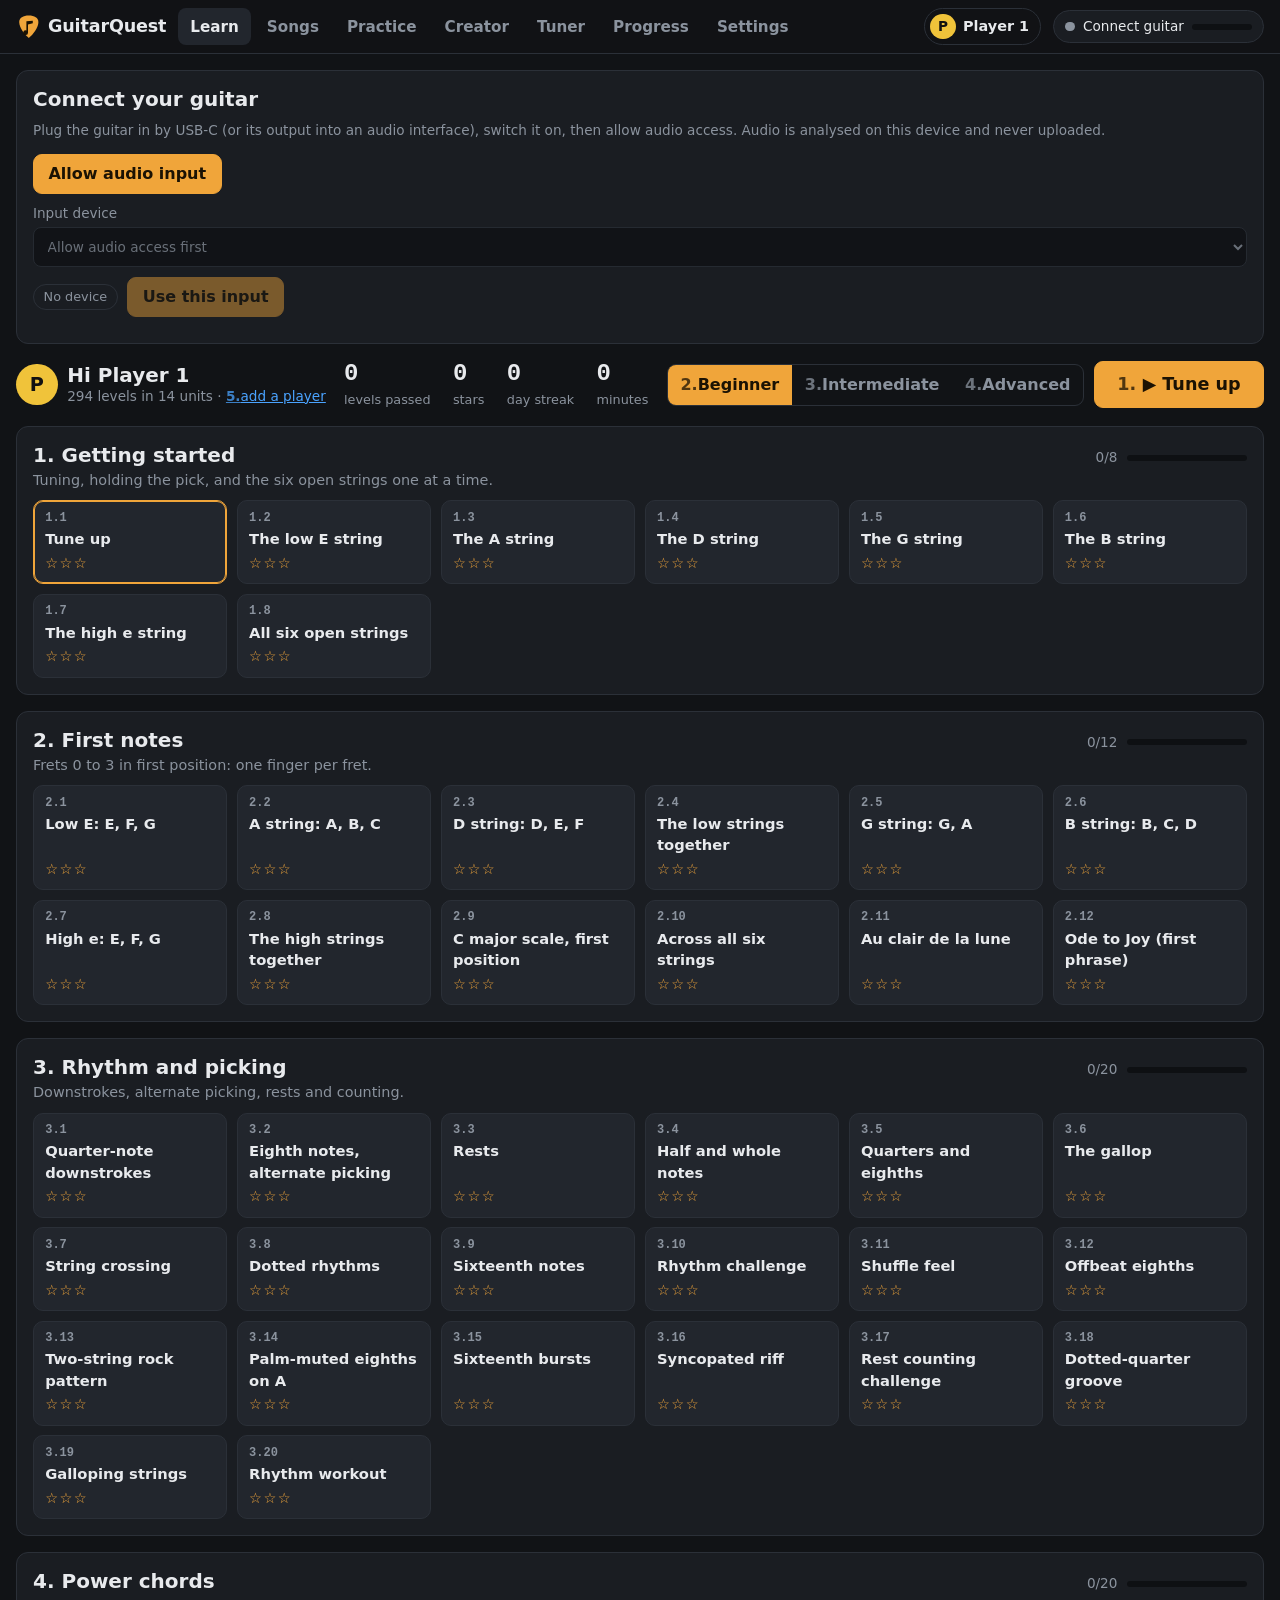
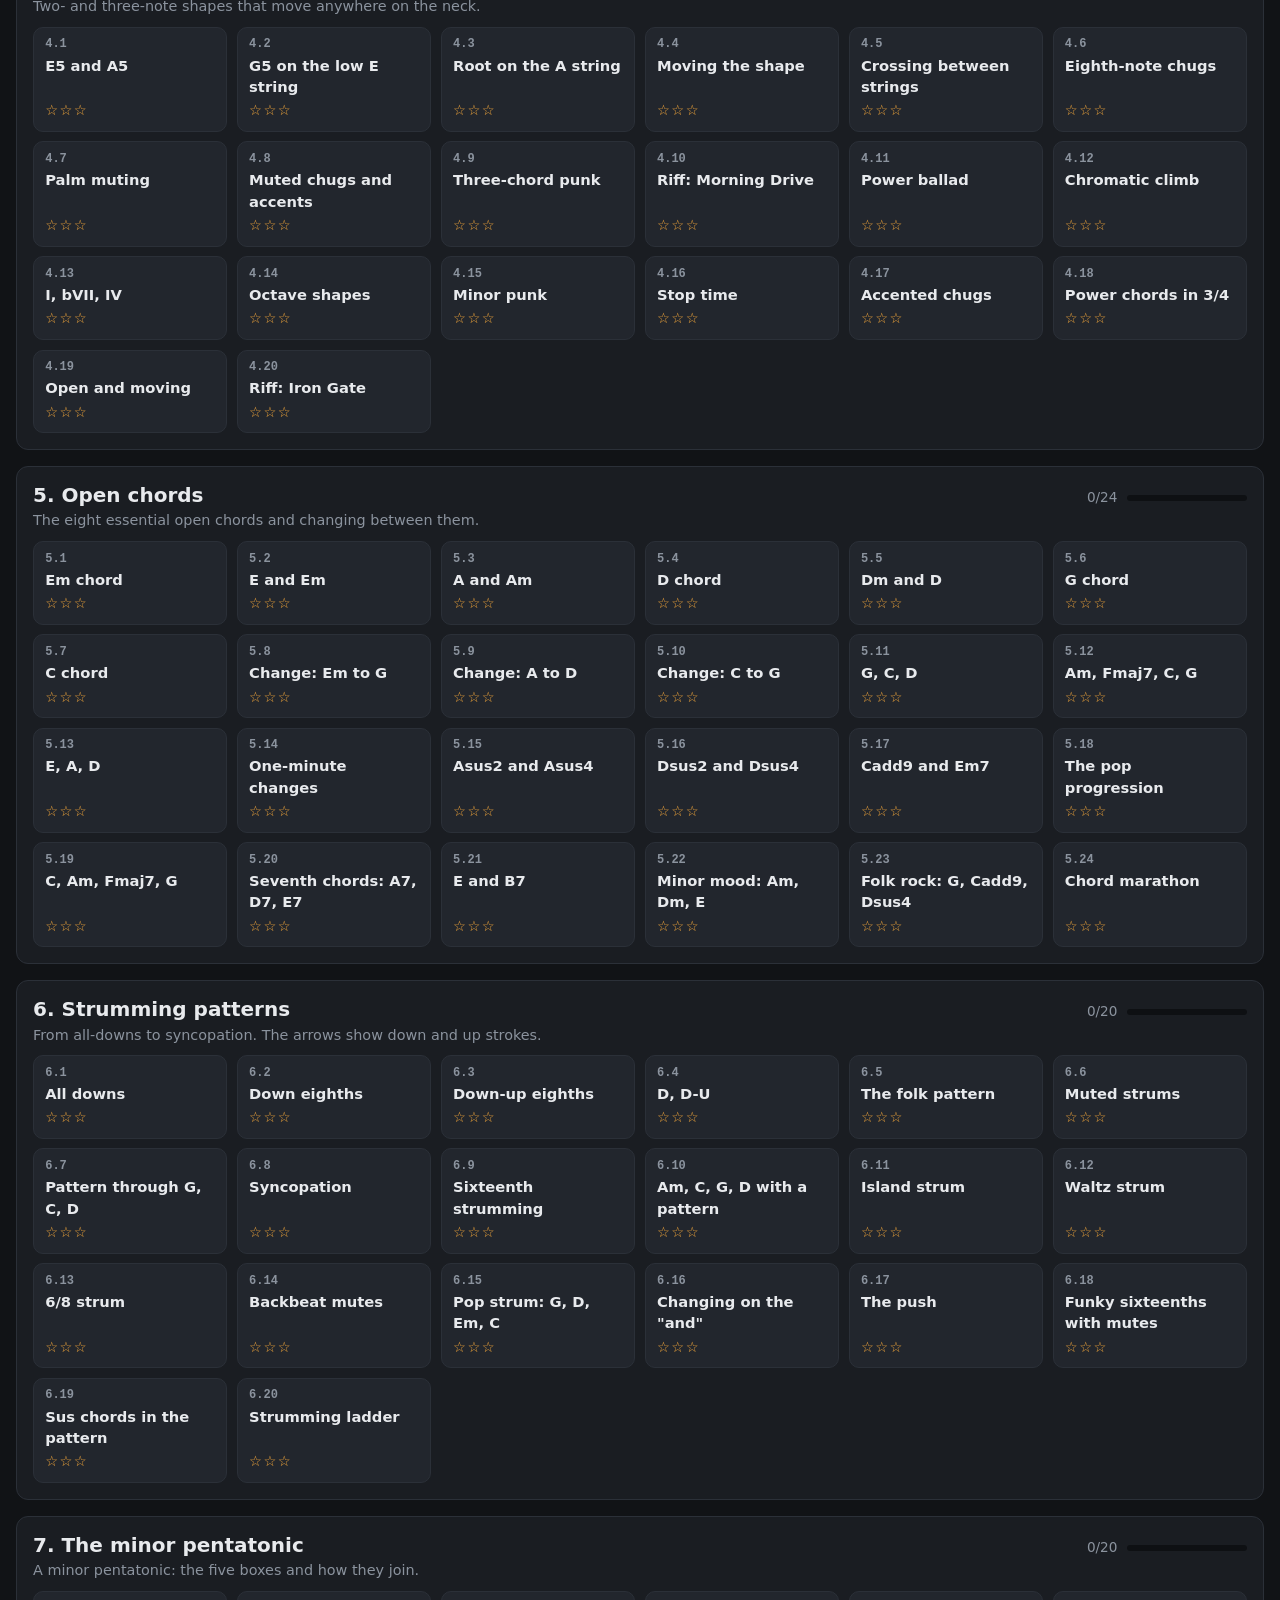
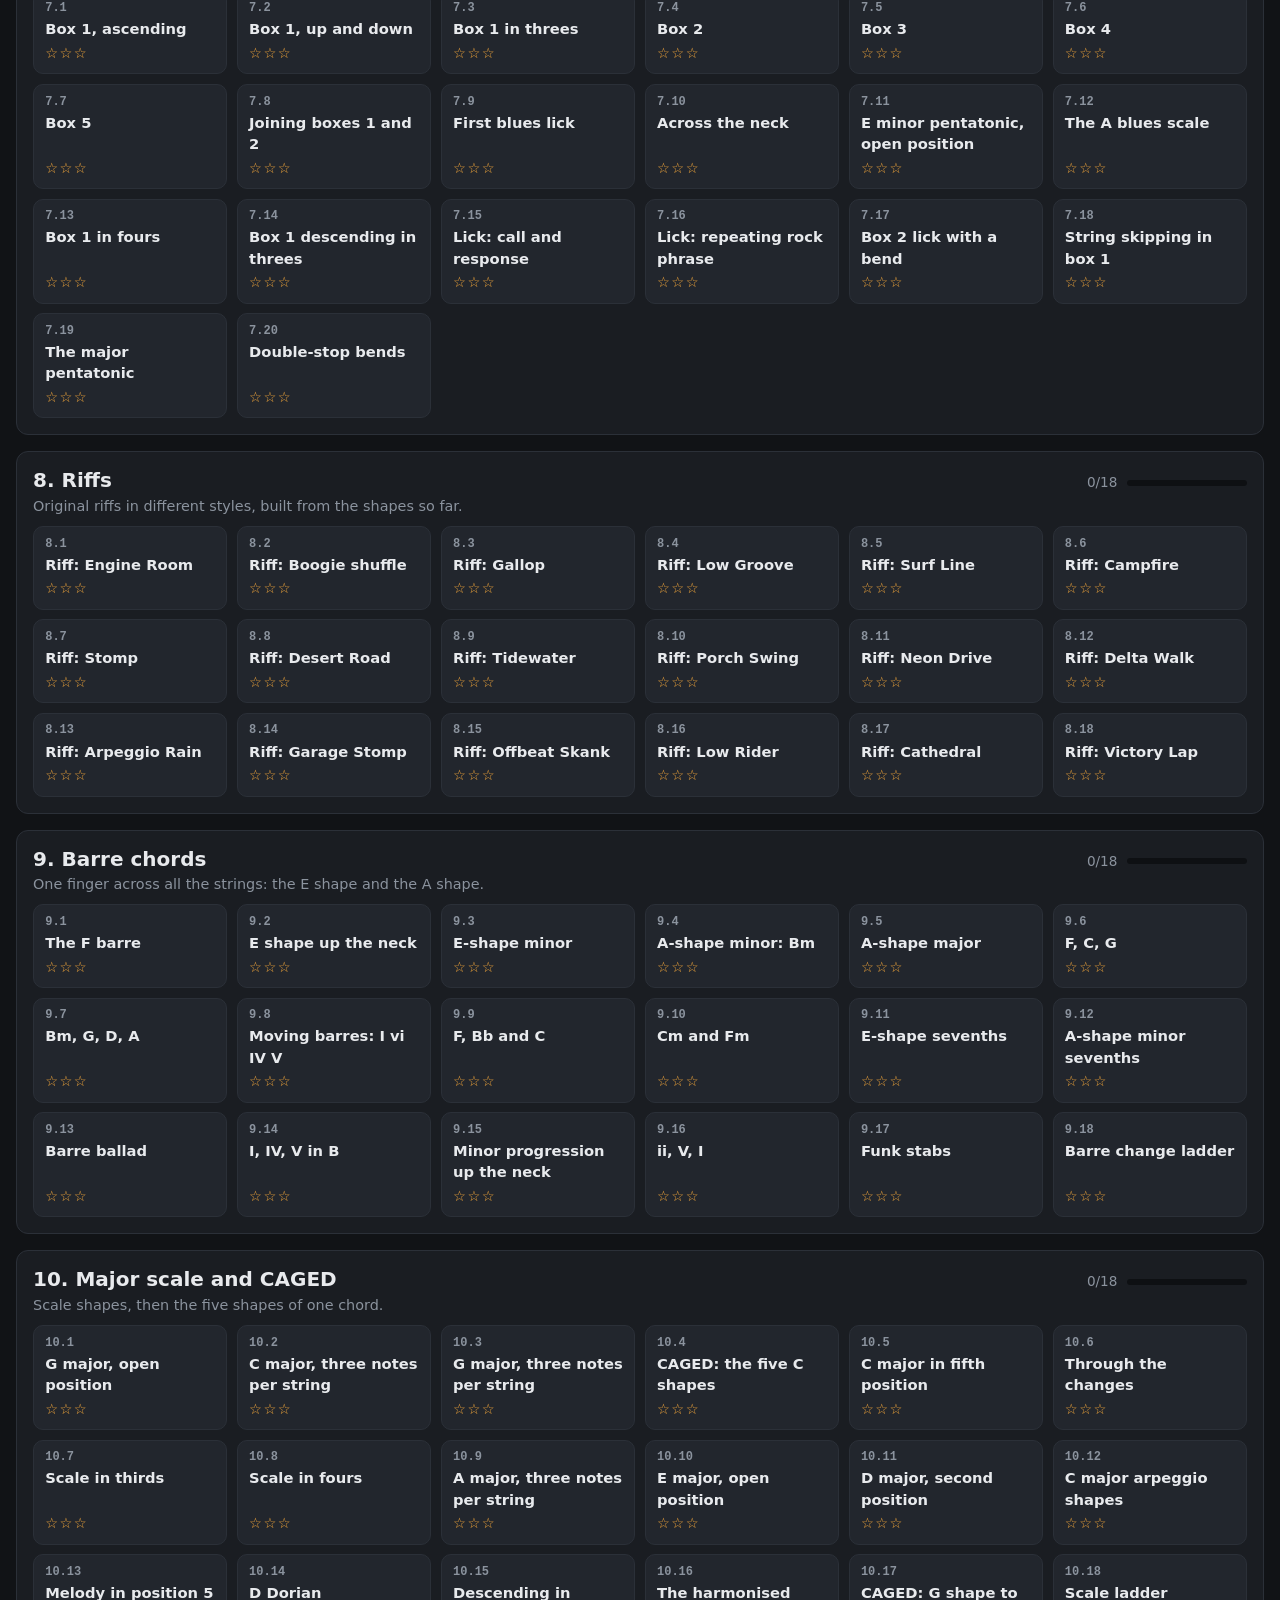
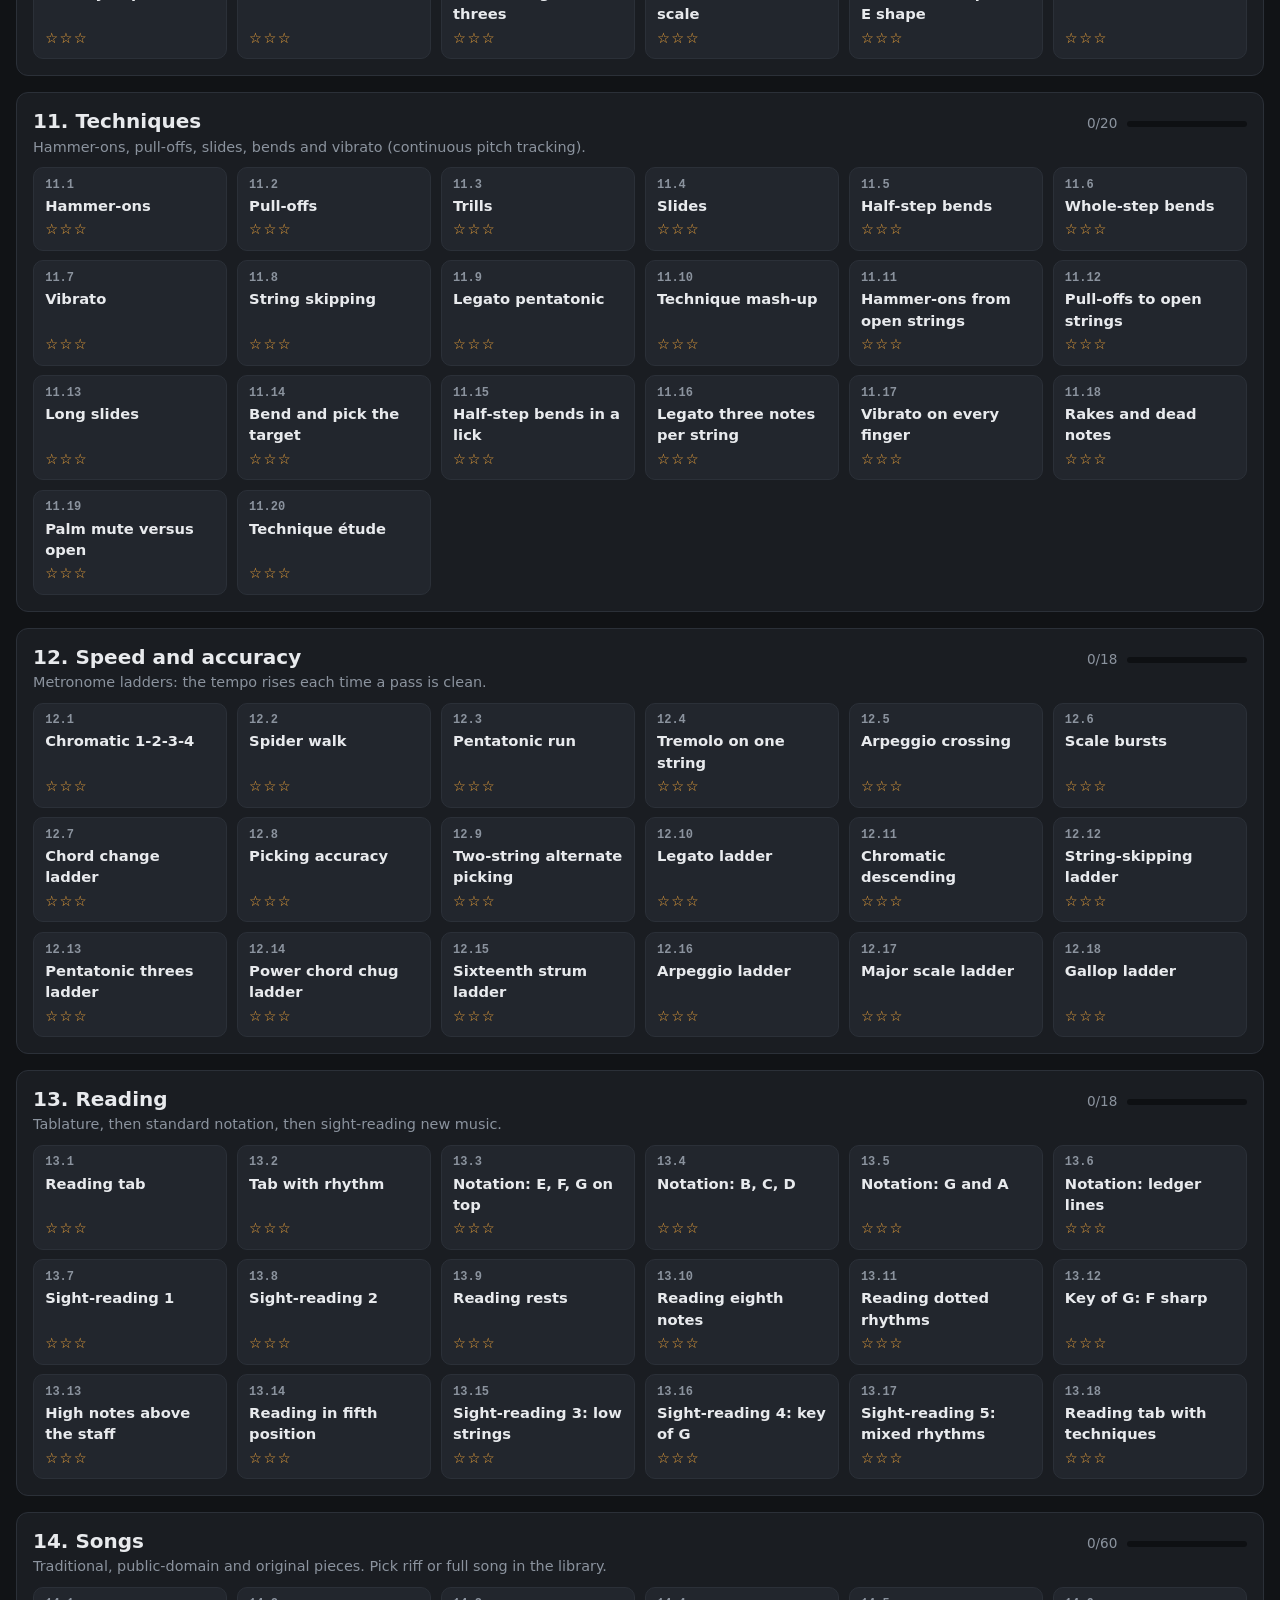
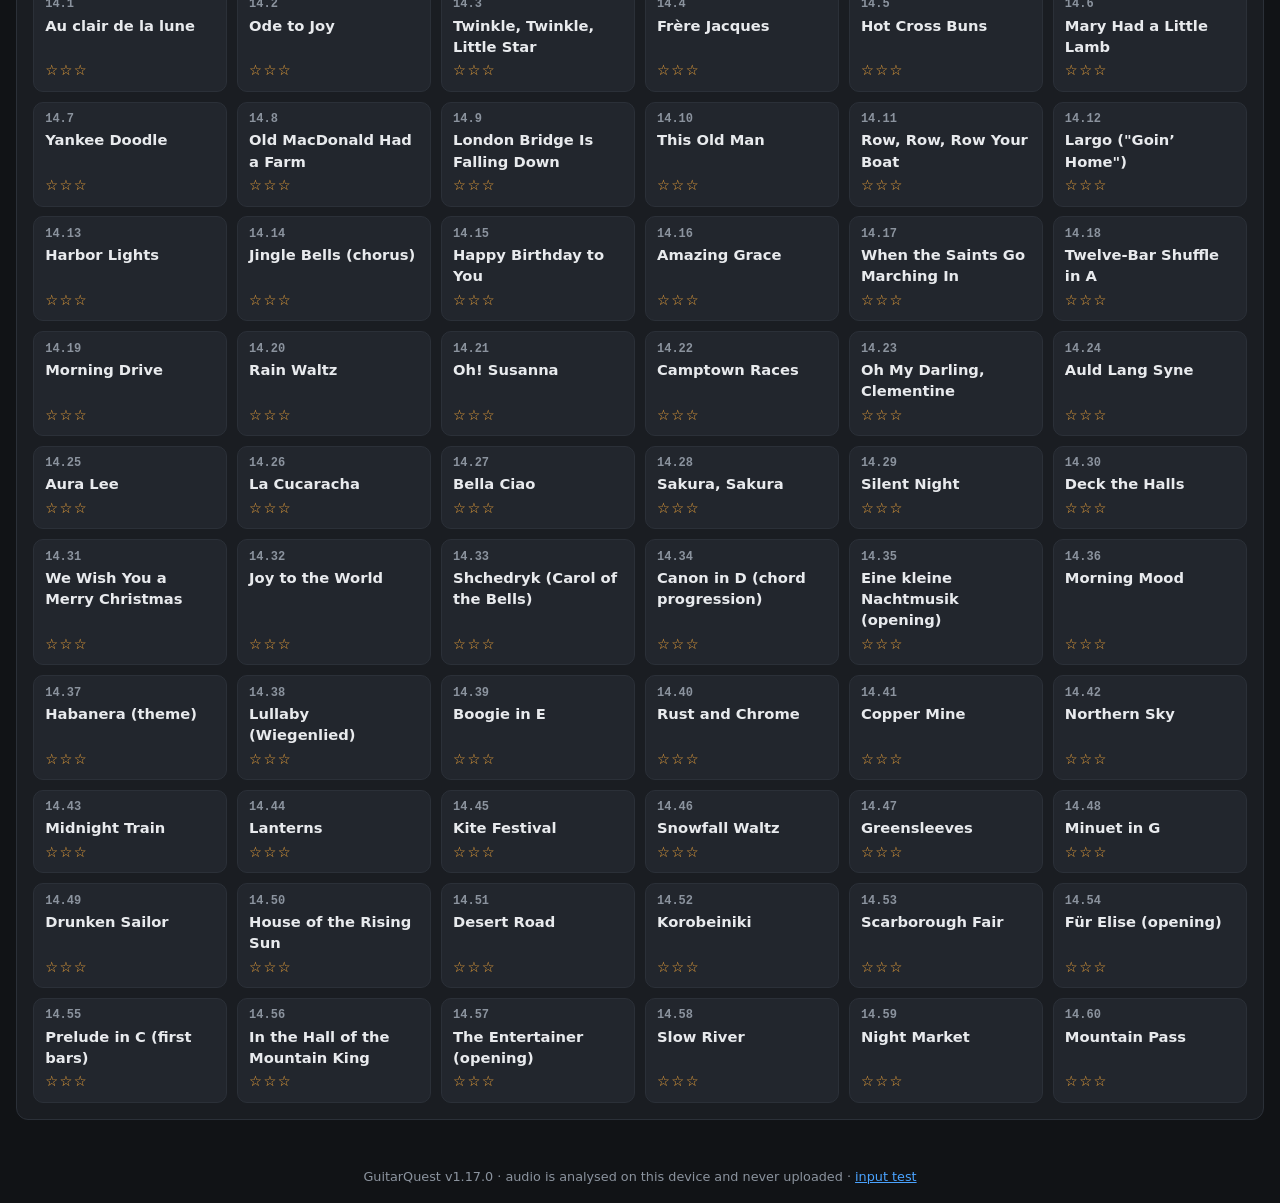
<file: index.html>
<!doctype html>
<html lang="en">
<head>
<meta charset="utf-8">
<meta name="viewport" content="width=device-width, initial-scale=1, viewport-fit=cover">
<title>GuitarQuest</title>
<meta name="description" content="Practice electric guitar with direct audio input: lessons, tuner, chords, songs and progress. Audio stays on your device.">
<meta name="theme-color" content="#111316">
<meta name="apple-mobile-web-app-capable" content="yes">
<meta name="apple-mobile-web-app-status-bar-style" content="black-translucent">
<link rel="manifest" href="manifest.webmanifest">
<link rel="icon" href="icons/icon.svg" type="image/svg+xml">
<link rel="apple-touch-icon" href="icons/icon-192.png">
<link rel="stylesheet" href="css/app.css">
</head>
<body>
<main></main>
<footer class="foot">GuitarQuest <span id="foot-version"></span> · audio is analysed on this device and never uploaded · <a href="phase0/index.html">input test</a></footer>
<script src="js/version.js"></script>
<script src="js/util.js"></script>
<script src="js/theory.js"></script>
<script src="js/chords.js"></script>
<script src="js/notation.js"></script>
<script src="js/abc.js"></script>
<script src="js/tab.js"></script>
<script src="js/store.js"></script>
<script src="js/custom.js"></script>
<script src="js/folder.js"></script>
<script src="js/worklet.js"></script>
<script src="js/audio.js"></script>
<script src="js/sound.js"></script>
<script src="js/render.js"></script>
<script src="js/scoring.js"></script>
<script src="js/steps.js"></script>
<script src="js/tuner.js"></script>
<script src="js/lesson.js"></script>
<script src="js/controls.js"></script>
<script src="js/shortcuts.js"></script>
<script src="js/preview.js"></script>
<script src="js/songs.js"></script>
<script src="js/songs-extra.js"></script>
<script src="js/curriculum-extra.js"></script>
<script src="js/curriculum.js"></script>
<script src="js/practice.js"></script>
<script src="js/ui.js"></script>
<script src="js/ui-profiles.js"></script>
<script src="js/ui-lesson.js"></script>
<script src="js/ui-settings.js"></script>
<script src="js/ui-creator.js"></script>
<script src="js/ui-help.js"></script>
<script src="js/ui-practice.js"></script>
<script src="js/app.js"></script>
</body>
</html>
</file>
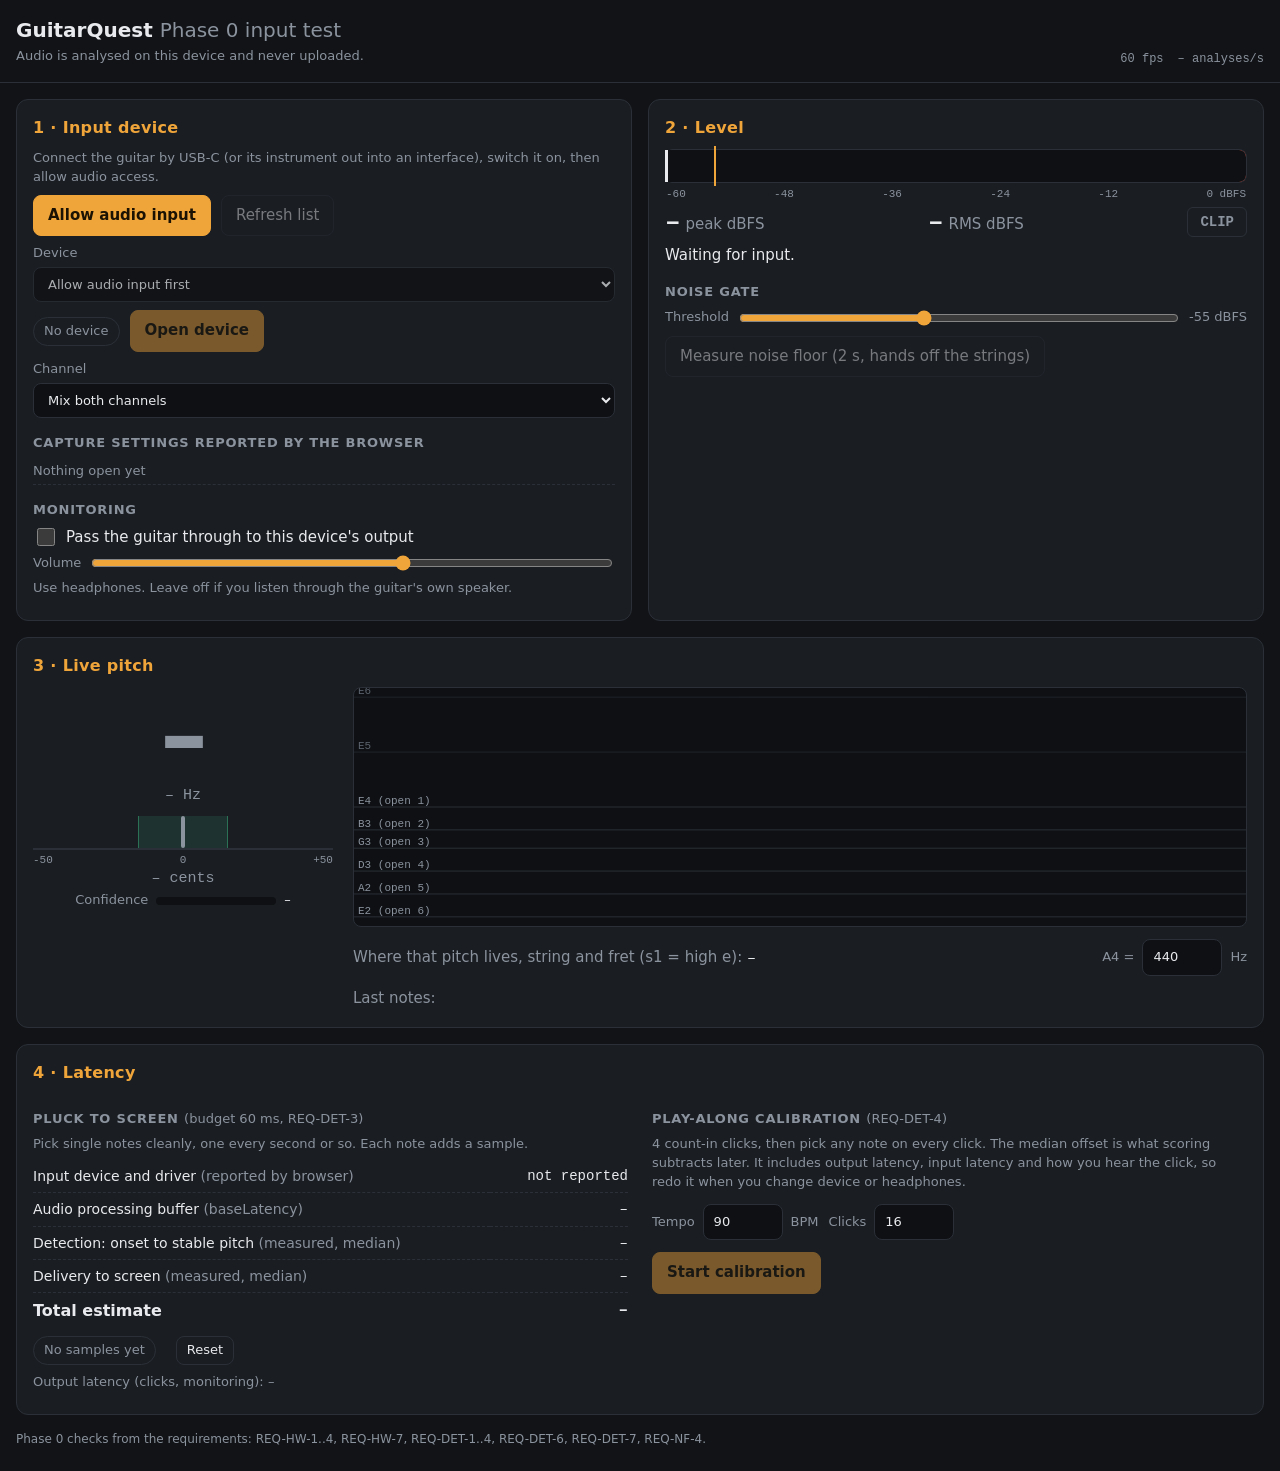
<file: phase0/index.html>
<!doctype html>
<html lang="en">
<head>
<meta charset="utf-8">
<meta name="viewport" content="width=device-width, initial-scale=1, viewport-fit=cover">
<title>GuitarQuest input test</title>
<link rel="stylesheet" href="style.css">
</head>
<body>
<header class="top">
  <div>
    <h1>GuitarQuest <span class="muted">Phase 0 input test</span></h1>
    <p class="privacy">Audio is analysed on this device and never uploaded.</p>
  </div>
  <div class="top-stats"><span id="fps">– fps</span><span id="rate">– analyses/s</span></div>
</header>

<div id="banner" class="banner" hidden></div>

<main class="grid">
  <!-- 1. Device picker -->
  <section class="card" id="card-input">
    <h2>1 · Input device</h2>
    <p class="hint">Connect the guitar by USB-C (or its instrument out into an interface), switch it on, then allow audio access.</p>
    <div class="row">
      <button id="btn-allow" class="primary">Allow audio input</button>
      <button id="btn-refresh" class="ghost" disabled>Refresh list</button>
    </div>
    <label class="field">Device
      <select id="device" disabled><option>Allow audio input first</option></select>
    </label>
    <div class="row">
      <span id="device-badge" class="badge">No device</span>
      <button id="btn-open" class="primary" disabled>Open device</button>
    </div>
    <label class="field">Channel
      <select id="channel">
        <option value="mix">Mix both channels</option>
        <option value="left">Left / channel 1</option>
        <option value="right">Right / channel 2</option>
      </select>
    </label>
    <h3>Capture settings reported by the browser</h3>
    <ul id="settings" class="checks"><li class="muted">Nothing open yet</li></ul>
    <h3>Monitoring</h3>
    <label class="switch"><input type="checkbox" id="monitor"> Pass the guitar through to this device's output</label>
    <label class="field inline">Volume <input type="range" id="monitor-vol" min="0" max="1" step="0.01" value="0.6"></label>
    <p class="hint">Use headphones. Leave off if you listen through the guitar's own speaker.</p>
  </section>

  <!-- 2. Level meter -->
  <section class="card" id="card-level">
    <h2>2 · Level</h2>
    <div class="meter" aria-label="Input level">
      <div class="meter-mask" id="meter-mask"></div>
      <div class="meter-peak" id="meter-peak"></div>
      <div class="meter-gate" id="meter-gate" title="Noise gate"></div>
      <div class="meter-scale"><span>-60</span><span>-48</span><span>-36</span><span>-24</span><span>-12</span><span>0 dBFS</span></div>
    </div>
    <div class="row spread">
      <div><span class="big-num" id="peak-db">–</span> <span class="muted">peak dBFS</span></div>
      <div><span class="big-num" id="rms-db">–</span> <span class="muted">RMS dBFS</span></div>
      <div class="clip" id="clip">CLIP</div>
    </div>
    <p id="level-msg" class="status">Waiting for input.</p>
    <h3>Noise gate</h3>
    <label class="field inline">Threshold <input type="range" id="gate" min="-80" max="-20" step="1" value="-55"> <span id="gate-val">-55 dBFS</span></label>
    <div class="row">
      <button id="btn-floor" class="ghost" disabled>Measure noise floor (2 s, hands off the strings)</button>
    </div>
    <p id="floor-msg" class="hint"></p>
  </section>

  <!-- 3. Pitch readout -->
  <section class="card wide" id="card-pitch">
    <h2>3 · Live pitch</h2>
    <div class="pitch-layout">
      <div class="note-box">
        <div class="note" id="note">–</div>
        <div class="freq"><span id="freq">–</span> Hz</div>
        <div class="cents-meter">
          <div class="cents-zone"></div>
          <div class="cents-needle" id="needle"></div>
          <div class="cents-scale"><span>-50</span><span>0</span><span>+50</span></div>
        </div>
        <div class="freq"><span id="cents">–</span> cents</div>
        <div class="conf"><span class="muted">Confidence</span><div class="bar"><div id="conf-fill"></div></div><span id="conf-val">–</span></div>
        <p id="pitch-state" class="status"></p>
      </div>
      <div class="pitch-side">
        <canvas id="trace" height="220"></canvas>
        <div class="row spread">
          <div><span class="muted">Where that pitch lives, string and fret (s1 = high e):</span> <span id="positions">–</span></div>
          <label class="field inline">A4 = <input type="number" id="ref" value="440" min="415" max="466" step="0.5"> Hz</label>
        </div>
        <div><span class="muted">Last notes:</span> <span id="history" class="history"></span></div>
      </div>
    </div>
  </section>

  <!-- 4. Latency -->
  <section class="card wide" id="card-latency">
    <h2>4 · Latency</h2>
    <div class="lat-layout">
      <div>
        <h3>Pluck to screen <span class="muted">(budget 60 ms, REQ-DET-3)</span></h3>
        <p class="hint">Pick single notes cleanly, one every second or so. Each note adds a sample.</p>
        <table class="lat">
          <tbody>
            <tr><td>Input device and driver <span class="muted">(reported by browser)</span></td><td id="l-input">–</td></tr>
            <tr><td>Audio processing buffer <span class="muted">(baseLatency)</span></td><td id="l-base">–</td></tr>
            <tr><td>Detection: onset to stable pitch <span class="muted">(measured, median)</span></td><td id="l-detect">–</td></tr>
            <tr><td>Delivery to screen <span class="muted">(measured, median)</span></td><td id="l-paint">–</td></tr>
            <tr class="total"><td>Total estimate</td><td id="l-total">–</td></tr>
          </tbody>
        </table>
        <div class="row"><span id="l-verdict" class="badge">No samples yet</span><span class="muted" id="l-count"></span><button id="btn-lat-reset" class="ghost small">Reset</button></div>
        <p class="hint">Output latency (clicks, monitoring): <span id="l-output">–</span></p>
      </div>
      <div>
        <h3>Play-along calibration <span class="muted">(REQ-DET-4)</span></h3>
        <p class="hint">4 count-in clicks, then pick any note on every click. The median offset is what scoring subtracts later. It includes output latency, input latency and how you hear the click, so redo it when you change device or headphones.</p>
        <div class="row">
          <label class="field inline">Tempo <input type="number" id="cal-bpm" value="90" min="50" max="160"> BPM</label>
          <label class="field inline">Clicks <input type="number" id="cal-n" value="16" min="8" max="64"></label>
        </div>
        <div class="row">
          <button id="btn-cal" class="primary" disabled>Start calibration</button>
          <div class="beats" id="beats"></div>
        </div>
        <p id="cal-msg" class="status"></p>
        <p id="cal-saved" class="hint"></p>
      </div>
    </div>
  </section>
</main>

<footer class="foot muted">
  Phase 0 checks from the requirements: REQ-HW-1..4, REQ-HW-7, REQ-DET-1..4, REQ-DET-6, REQ-DET-7, REQ-NF-4.
</footer>

<script src="pitch-worklet.js"></script>
<script src="app.js"></script>
</body>
</html>
</file>
<file: css/app.css>
:root {
  --scale: 1;
  --bg: #111316;
  --panel: #1a1d22;
  --panel2: #22262d;
  --canvas: #0e1013;
  --line: #2b3038;
  --text: #e8eaed;
  --muted: #8b939e;
  --accent: #f0a53a;
  --accent-ink: #1b1203;
  --good: #3ecf8e;
  --warn: #f0c33a;
  --bad: #f05a4f;
  --info: #4aa3ff;
  --wood: #1d1712;
  --f0: #cfd6de; --f1: #4aa3ff; --f2: #3ecf8e; --f3: #f0c33a; --f4: #f0609e;
  --radius: 12px;
  --font: system-ui, -apple-system, "Segoe UI", Roboto, sans-serif;
  --mono: ui-monospace, "SF Mono", Menlo, Consolas, monospace;
  color-scheme: dark;
}
* { box-sizing: border-box; }
[hidden] { display: none !important; }
html { font-size: calc(16px * var(--scale)); -webkit-text-size-adjust: 100%; }
body { margin: 0; background: var(--bg); color: var(--text); font: 1rem/1.45 var(--font); min-height: 100vh; overscroll-behavior: none; }
button, select, input { font: inherit; color: inherit; }
a { color: var(--info); }
h1, h2, h3 { margin: 0; line-height: 1.2; }
h2 { font-size: 1.25rem; }
h3 { font-size: .8rem; text-transform: uppercase; letter-spacing: .07em; color: var(--muted); margin: 1.1rem 0 .5rem; }
.muted { color: var(--muted); }
.small { font-size: .85rem; }
.mono { font-family: var(--mono); }

/* ---------- top bar ---------- */
.topbar { position: sticky; top: 0; z-index: 20; display: flex; align-items: center; gap: .75rem; padding: .5rem 1rem; background: rgba(17,19,22,.94); backdrop-filter: blur(8px); border-bottom: 1px solid var(--line); flex-wrap: wrap; }
.brand { font-weight: 800; font-size: 1.1rem; letter-spacing: -.01em; display: flex; align-items: center; gap: .4rem; }
.brand svg { width: 1.6rem; height: 1.6rem; }
.nav { display: flex; gap: .25rem; flex-wrap: wrap; }
.nav a { color: var(--muted); text-decoration: none; padding: .45rem .75rem; border-radius: 8px; font-weight: 600; font-size: .95rem; }
.nav a.on { color: var(--text); background: var(--panel2); }
.inputchip { margin-left: auto; display: flex; align-items: center; gap: .5rem; padding: .35rem .7rem; border-radius: 999px; border: 1px solid var(--line); cursor: pointer; background: var(--panel); font-size: .85rem; max-width: 100%; }
.inputchip .dot { width: .6rem; height: .6rem; border-radius: 50%; background: var(--muted); flex: none; }
.inputchip.good .dot { background: var(--good); } .inputchip.warn .dot { background: var(--warn); } .inputchip.bad .dot { background: var(--bad); }
.inputchip .mini { width: 60px; height: 6px; background: var(--canvas); border-radius: 3px; overflow: hidden; flex: none; }
.inputchip .mini div { height: 100%; width: 0; background: var(--good); }
.inputchip .mini.clip div { background: var(--bad); }
.inputchip .label { white-space: nowrap; overflow: hidden; text-overflow: ellipsis; max-width: 14rem; }

main { padding: 1rem; max-width: 1400px; margin: 0 auto; }
.card { background: var(--panel); border: 1px solid var(--line); border-radius: var(--radius); padding: 1rem; min-width: 0; }
.grid2 { display: grid; grid-template-columns: repeat(2, minmax(0, 1fr)); gap: 1rem; }
.grid3 { display: grid; grid-template-columns: repeat(3, minmax(0, 1fr)); gap: 1rem; }
@media (max-width: 860px) { .grid2, .grid3 { grid-template-columns: 1fr; } }
.row { display: flex; gap: .6rem; align-items: center; flex-wrap: wrap; }
.row.spread { justify-content: space-between; }
.stack > * + * { margin-top: .6rem; }

/* ---------- controls ---------- */
.btn { border: 1px solid var(--line); background: var(--panel2); border-radius: 9px; padding: .55rem .9rem; cursor: pointer; font-weight: 600; line-height: 1.1; min-height: 2.5rem; display: inline-flex; align-items: center; gap: .4rem; }
.btn:hover { border-color: #3d444f; }
.btn.primary { background: var(--accent); border-color: var(--accent); color: var(--accent-ink); }
.btn.ghost { background: transparent; }
.btn.good { background: var(--good); border-color: var(--good); color: #062014; }
.btn.small { padding: .3rem .6rem; min-height: 2rem; font-size: .85rem; }
.btn.on { border-color: var(--accent); color: var(--accent); }
.btn:disabled { opacity: .45; cursor: not-allowed; }
.btn.big { font-size: 1.1rem; padding: .8rem 1.4rem; }
select, input[type=number], input[type=text] { background: var(--canvas); border: 1px solid var(--line); border-radius: 8px; padding: .45rem .6rem; min-height: 2.5rem; }
input[type=number] { width: 5rem; }
input[type=range] { accent-color: var(--accent); }
input[type=checkbox] { width: 1.15rem; height: 1.15rem; accent-color: var(--accent); }
label.field { display: flex; flex-direction: column; gap: .25rem; font-size: .85rem; color: var(--muted); }
label.inline { display: inline-flex; align-items: center; gap: .45rem; font-size: .9rem; }
.seg { display: inline-flex; border: 1px solid var(--line); border-radius: 9px; overflow: hidden; }
.seg button { border: 0; background: transparent; padding: .5rem .8rem; cursor: pointer; font-weight: 600; color: var(--muted); min-height: 2.5rem; }
.seg button.on { background: var(--accent); color: var(--accent-ink); }
.badge { display: inline-block; padding: .15rem .6rem; border-radius: 999px; font-size: .8rem; border: 1px solid var(--line); color: var(--muted); white-space: nowrap; }
.badge.good { color: var(--good); border-color: var(--good); } .badge.warn { color: var(--warn); border-color: var(--warn); } .badge.bad { color: var(--bad); border-color: var(--bad); } .badge.info { color: var(--info); border-color: var(--info); }

.banner { display: flex; gap: .75rem; align-items: center; flex-wrap: wrap; padding: .7rem .9rem; border-radius: var(--radius); border: 1px solid var(--line); background: var(--panel2); margin-bottom: .8rem; }
.banner.bad { border-color: var(--bad); background: #3a1b19; }
.banner.warn { border-color: var(--warn); background: #2e2a17; }
.banner.info { border-color: var(--info); background: #16263a; }
.banner .grow { flex: 1; min-width: 12rem; }
.toast { position: fixed; left: 50%; bottom: 1.2rem; transform: translateX(-50%); background: var(--panel2); border: 1px solid var(--line); padding: .6rem 1rem; border-radius: 10px; z-index: 50; max-width: calc(100% - 2rem); box-shadow: 0 8px 30px rgba(0,0,0,.4); }

/* ---------- learn ---------- */
.hero { display: flex; gap: 1rem; align-items: center; justify-content: space-between; flex-wrap: wrap; margin-bottom: 1rem; }
.stats { display: flex; gap: 1.4rem; flex-wrap: wrap; }
.stat b { display: block; font: 700 1.5rem var(--mono); }
.stat span { font-size: .8rem; color: var(--muted); }
.unit { margin-bottom: 1rem; }
.unit-head { display: flex; gap: .8rem; align-items: baseline; justify-content: space-between; flex-wrap: wrap; margin-bottom: .6rem; }
.unit-head p { margin: .2rem 0 0; color: var(--muted); font-size: .9rem; }
.progressbar { height: 6px; background: var(--canvas); border-radius: 3px; overflow: hidden; min-width: 120px; }
.progressbar div { height: 100%; background: var(--good); }
.levels { display: grid; grid-template-columns: repeat(auto-fill, minmax(11rem, 1fr)); gap: .6rem; }
.lvl { text-align: left; background: var(--panel2); border: 1px solid var(--line); border-radius: 10px; padding: .6rem .7rem; cursor: pointer; display: flex; flex-direction: column; gap: .2rem; min-height: 4.6rem; }
.lvl:hover { border-color: var(--accent); }
.lvl .num { font: 600 .75rem var(--mono); color: var(--muted); }
.lvl .t { font-weight: 600; font-size: .92rem; }
.lvl .stars { color: var(--accent); letter-spacing: .1em; font-size: .9rem; margin-top: auto; }
.lvl .practised { margin-top: auto; font-size: .8rem; color: var(--info); }
.lvl.next { border-color: var(--accent); box-shadow: 0 0 0 1px var(--accent) inset; }
.lvl.passed .num { color: var(--good); }

/* ---------- lesson ---------- */
.lesson-head { display: flex; gap: 1rem; justify-content: space-between; align-items: flex-start; flex-wrap: wrap; margin-bottom: .6rem; }
.lesson-head p { margin: .3rem 0 0; color: var(--muted); max-width: 60rem; }
.toolbar { display: flex; gap: .5rem; align-items: center; flex-wrap: wrap; margin-bottom: .8rem; }
.toolbar .sep { width: 1px; height: 1.8rem; background: var(--line); margin: 0 .2rem; }
.tempo { font: 700 1rem var(--mono); min-width: 5.5rem; text-align: center; }
.stage { display: grid; grid-template-columns: minmax(200px, 22%) minmax(0, 1fr); gap: .8rem; }
.stage.nohw { grid-template-columns: minmax(0, 1fr); }
@media (max-width: 760px) { .stage { grid-template-columns: 1fr; } }
.hwcol canvas { width: 100%; height: calc(26rem * var(--scale)); display: block; background: var(--canvas); border: 1px solid var(--line); border-radius: 10px; }
.maincol { display: flex; flex-direction: column; gap: .8rem; min-width: 0; }
.feedrow { display: grid; grid-template-columns: minmax(0, 1fr) auto; gap: .8rem; }
.feedback { display: grid; grid-template-columns: auto minmax(0, 1fr); gap: 1rem; align-items: center; }
.heard { font: 800 calc(4.2rem) / 1 var(--font); min-width: 6.5rem; text-align: center; }
.heard sub { font-size: 1.6rem; color: var(--muted); vertical-align: baseline; }
.heard.dim { color: var(--muted); opacity: .5; }
.meters > * + * { margin-top: .5rem; }
.meter-row { display: grid; grid-template-columns: 5rem minmax(0, 1fr) 4.5rem; gap: .6rem; align-items: center; font-size: .85rem; }
.meter-row .v { font-family: var(--mono); text-align: right; }
.cmeter { position: relative; height: 14px; background: var(--canvas); border-radius: 7px; }
.cmeter .zone { position: absolute; left: 40%; width: 20%; top: 0; bottom: 0; background: rgba(62,207,142,.18); border-radius: 3px; }
.cmeter .mid { position: absolute; left: 50%; top: -3px; bottom: -3px; width: 2px; background: var(--line); }
.cmeter .needle { position: absolute; top: -3px; bottom: -3px; width: 5px; margin-left: -2.5px; border-radius: 3px; background: var(--muted); left: 50%; transition: left 70ms linear; }
.msg { min-height: 1.5em; font-weight: 600; }
.msg.good { color: var(--good); } .msg.bad { color: var(--bad); } .msg.warn { color: var(--warn); } .msg.info { color: var(--info); }
.chordcard { display: flex; flex-direction: column; align-items: center; justify-content: center; min-width: 11rem; }
.chordcard .soon { font-size: .75rem; color: var(--muted); text-transform: uppercase; letter-spacing: .08em; }
.chordbox { width: calc(10rem); height: auto; }
.chordbox .cb-name { fill: var(--text); font: 800 20px var(--font); }
.chordbox .cb-line { stroke: #6d737c; stroke-width: 1.4; }
.chordbox .cb-nut { fill: var(--text); }
.chordbox .cb-base { fill: var(--muted); font: 600 11px var(--font); }
.chordbox .cb-mark { fill: var(--muted); font: 700 14px var(--font); }
.chordbox .cb-open { fill: none; stroke: var(--text); stroke-width: 1.6; }
.chordbox .cb-barre { fill: var(--f1); opacity: .8; }
.chordbox .cb-finger { fill: #111; font: 800 11px var(--font); }
.strip canvas { width: 100%; display: block; background: var(--canvas); border: 1px solid var(--line); border-radius: 10px; }
.strip.tab canvas { height: calc(10.5rem * var(--scale)); }
.strip.staff canvas { height: calc(8.5rem * var(--scale)); }
.fb canvas { width: 100%; height: calc(13rem * var(--scale)); display: block; border-radius: 10px; background: var(--canvas); border: 1px solid var(--line); }
.overlay { position: fixed; inset: 0; background: rgba(8,9,11,.72); display: flex; align-items: center; justify-content: center; z-index: 40; padding: 1rem; }
.result { max-width: 32rem; width: 100%; text-align: center; }
.result .big { font: 800 4rem var(--mono); }
.result .stars { font-size: 2.4rem; color: var(--accent); letter-spacing: .15em; }
.result .grid3 { text-align: center; margin: 1rem 0; }
.loopbar { display: flex; gap: .5rem; align-items: center; flex-wrap: wrap; }

/* ---------- tuner ---------- */
.tuner { text-align: center; }
.tuner .note { font: 800 7rem/1 var(--font); }
.tuner .note sub { font-size: 2.4rem; color: var(--muted); }
.tuner .cents { font: 600 1.3rem var(--mono); color: var(--muted); margin: .4rem 0 1rem; }
.tuner .cmeter { height: 24px; max-width: 40rem; margin: 0 auto; }
.tstrings { display: flex; gap: .6rem; justify-content: center; flex-wrap: wrap; margin-top: 1.4rem; }
.tstring { border: 1px solid var(--line); border-radius: 12px; padding: .6rem .9rem; min-width: 5.5rem; background: var(--panel2); cursor: pointer; }
.tstring b { display: block; font-size: 1.5rem; }
.tstring.active { border-color: var(--accent); }
.tstring.ok { border-color: var(--good); color: var(--good); }

/* ---------- songs / progress / settings ---------- */
.songs { display: grid; grid-template-columns: repeat(auto-fill, minmax(17rem, 1fr)); gap: .8rem; }
.song h4 { margin: 0 0 .3rem; font-size: 1.05rem; }
.song .origin { font-size: .8rem; color: var(--muted); min-height: 2.4em; }
.list { list-style: none; margin: 0; padding: 0; }
.list li { display: flex; justify-content: space-between; gap: 1rem; padding: .35rem 0; border-bottom: 1px dashed var(--line); font-size: .9rem; }
.list li span:last-child { font-family: var(--mono); color: var(--muted); }
canvas.chart { width: 100%; height: 12rem; display: block; background: var(--canvas); border: 1px solid var(--line); border-radius: 10px; }
.levelmeter { position: relative; height: 22px; border-radius: 6px; border: 1px solid var(--line); background: linear-gradient(90deg, var(--good) 0%, var(--good) 70%, var(--warn) 85%, var(--bad) 100%); }
.levelmeter .mask { position: absolute; top: 0; bottom: 0; right: 0; width: 100%; background: var(--canvas); border-radius: 0 5px 5px 0; }
.levelmeter .gate { position: absolute; top: -4px; bottom: -4px; width: 2px; margin-left: -1px; background: var(--accent); }
.keys td { padding: .3rem .5rem .3rem 0; }
kbd { font: .8rem var(--mono); border: 1px solid var(--line); border-bottom-width: 2px; border-radius: 5px; padding: .1rem .4rem; background: var(--panel2); }
.foot { color: var(--muted); font-size: .8rem; padding: 1rem; text-align: center; }

/* ---------- profiles ---------- */
.avatar { width: 1.6rem; height: 1.6rem; border-radius: 50%; display: inline-flex; align-items: center; justify-content: center; font-weight: 800; font-size: .85rem; color: #111; flex: none; }
.avatar.big { width: 2.6rem; height: 2.6rem; font-size: 1.2rem; }
.profilechip { display: flex; align-items: center; gap: .45rem; padding: .3rem .7rem .3rem .35rem; border-radius: 999px; border: 1px solid var(--line); color: var(--text); text-decoration: none; font-weight: 600; font-size: .9rem; margin-left: auto; max-width: 12rem; }
.profilechip .label { white-space: nowrap; overflow: hidden; text-overflow: ellipsis; }
.profilechip.on, .profilechip:hover { border-color: var(--accent); }
.profilechip + .inputchip { margin-left: 0; }
.profiles { display: grid; grid-template-columns: repeat(auto-fill, minmax(18rem, 1fr)); gap: 1rem; }
.profile { display: flex; flex-direction: column; gap: .8rem; }
.profile.active { border-color: var(--good); }
.profile .pname { margin: 0; font-size: 1.15rem; text-transform: none; letter-spacing: 0; color: var(--text); white-space: nowrap; overflow: hidden; text-overflow: ellipsis; }
.pstats { display: grid; grid-template-columns: repeat(4, minmax(0, 1fr)); gap: .5rem; }
.pstats .stat b { font-size: 1.15rem; }
.profile.add { border-style: dashed; }
.profile.add input { width: 100%; }
.swatch { width: 1.7rem; height: 1.7rem; border-radius: 50%; border: 2px solid transparent; cursor: pointer; padding: 0; }
.swatch.on { border-color: var(--text); }
.btn.danger { border-color: var(--bad); color: var(--bad); }
@media (max-width: 600px) { .profilechip { margin-left: 0; } }

/* ---------- note steps ---------- */
.stepbar { display: flex; gap: .6rem; align-items: center; flex-wrap: wrap; margin: -.2rem 0 .8rem; }
.steplabel { font-weight: 700; font-size: .85rem; color: var(--muted); text-transform: uppercase; letter-spacing: .06em; }
.songprog { display: flex; align-items: center; gap: .5rem; }
.progbar { display: flex; width: 9rem; height: .5rem; border-radius: 999px; background: var(--panel2); border: 1px solid var(--line); overflow: hidden; }
.progtext { font-size: .85rem; font-variant-numeric: tabular-nums; }
.progbar .r { background: var(--good); } .progbar .w { background: var(--bad); }
.seg.steps button { padding: .35rem .55rem; min-height: 2.1rem; font-size: .85rem; }
.seg.steps button.cleared:not(.on) { color: var(--good); }
.seg.steps button.cleared::after { content: ' ✓'; }

/* ---------- creator ---------- */
.creator { display: grid; grid-template-columns: minmax(250px, 1fr) minmax(0, 2.6fr); grid-template-areas: "fields write" "fields preview"; gap: 1rem; align-items: start; }
.creator .song-fields { grid-area: fields; }
.creator .write { grid-area: write; }
.creator .preview-card { grid-area: preview; display: flex; flex-direction: column; gap: .6rem; }
@media (max-width: 900px) { .creator { grid-template-columns: 1fr; grid-template-areas: "fields" "write" "preview"; } }
.creator .fields { display: grid; gap: .6rem; }
.creator .fields input, .creator .fields select { width: 100%; }
.creator-tools { margin-bottom: .6rem; }
.creator-tools .seg button { padding: .35rem .6rem; font-size: .85rem; min-height: 2.1rem; }
canvas.creator-fb { width: 100%; height: 11rem; display: block; border-radius: 10px; background: var(--canvas); border: 1px solid var(--line); cursor: crosshair; margin-bottom: .4rem; }
textarea.abc { width: 100%; min-height: 14rem; resize: vertical; background: var(--canvas); color: var(--text); border: 1px solid var(--line); border-radius: 10px; padding: .7rem .8rem; font: .95rem/1.5 var(--mono); tab-size: 2; }
textarea.abc:focus { outline: 2px solid var(--accent); outline-offset: 1px; }
/* Creator editor with line numbers: the gutter scrolls with the text, lines never wrap so the numbers stay aligned */
.editor { display: flex; align-items: stretch; border: 1px solid var(--line); border-radius: 10px; background: var(--canvas); overflow: hidden; }
.editor:focus-within { outline: 2px solid var(--accent); outline-offset: 1px; }
.editor textarea.abc { flex: 1; min-width: 0; border: 0; border-radius: 0; white-space: pre; overflow-wrap: normal; overflow-x: auto; padding-left: .6rem; }
.editor textarea.abc:focus { outline: none; }
.editor .gutter { flex: none; contain: size; overflow: hidden; padding: .7rem .5rem 3rem .4rem; text-align: right; font: .95rem/1.5 var(--mono); color: var(--muted); background: var(--panel2); border-right: 1px solid var(--line); user-select: none; }
.editor .gutter div { padding-right: .1rem; }
.editor .gutter .cur { color: var(--text); }
.editor .gutter .err { color: var(--bad); font-weight: 700; box-shadow: inset 3px 0 0 var(--bad); background: rgba(240, 90, 79, .14); }
.editor .gutter .warn { color: var(--warn); font-weight: 700; box-shadow: inset 3px 0 0 var(--warn); background: rgba(240, 195, 58, .12); }
ul.problems { list-style: none; margin: .5rem 0 0; padding: 0; font-size: .85rem; }
ul.problems li { padding: .3rem .5rem; border-radius: 6px; margin-bottom: .25rem; cursor: pointer; }
ul.problems li.err { background: #3a1b19; color: #ffb3ad; }
ul.problems li.warn { background: #2e2a17; color: var(--warn); }
ul.problems li.ok { color: var(--good); cursor: default; }
ul.problems li.info { color: var(--info); cursor: default; }
ul.problems li.more { color: var(--muted); cursor: default; font-style: italic; }
ul.problems li.err, ul.problems li.warn { display: flex; align-items: center; justify-content: space-between; gap: .6rem; flex-wrap: wrap; }
ul.problems .fix { min-height: 1.9rem; padding: .25rem .6rem; font-size: .8rem; background: var(--panel2); color: var(--text); white-space: nowrap; }
ul.problems .fix:hover { border-color: var(--good); color: var(--good); }
.editor-bar { margin-bottom: .5rem; gap: .5rem; }
.preview-card input[type=range] { width: 100%; }
.card.song.mine { border-color: rgba(62,207,142,.45); }

/* ---------- help ---------- */
.helpnav { display: flex; flex-wrap: wrap; gap: .4rem 1rem; margin-bottom: 1rem; font-size: .9rem; }
.helpnav a { color: var(--info); text-decoration: none; }
.helpgrid { display: grid; grid-template-columns: repeat(2, minmax(0, 1fr)); gap: 1rem; }
@media (max-width: 900px) { .helpgrid { grid-template-columns: 1fr; } }
.helpsec p { margin: .5rem 0; }
.helpsec h2 { margin-bottom: .4rem; }
table.help { width: 100%; border-collapse: collapse; font-size: .9rem; margin: .5rem 0; }
table.help td { padding: .35rem .5rem .35rem 0; border-bottom: 1px dashed var(--line); vertical-align: top; }
table.help td:first-child { white-space: nowrap; width: 1%; padding-right: 1rem; }
code { font-family: var(--mono); font-size: .9em; background: var(--panel2); border: 1px solid var(--line); border-radius: 5px; padding: 0 .3rem; }
pre.abc { background: var(--canvas); border: 1px solid var(--line); border-radius: 10px; padding: .7rem .8rem; font: .85rem/1.45 var(--mono); overflow-x: auto; margin: .6rem 0; }
.example { margin-top: .6rem; }

a.btn { text-decoration: none; color: inherit; }

/* Practice room */
.seg.wrap { flex-wrap: wrap; }
.px-search { flex: 1 1 14rem; min-width: 12rem; padding: .45rem .7rem; border-radius: 8px; border: 1px solid var(--line); background: var(--panel, transparent); color: inherit; font: inherit; }
.px .px-aka { font-size: .8rem; color: var(--accent, var(--info)); font-style: italic; }
.px .px-desc { margin: .4rem 0 .2rem; min-height: 3.6em; }

/* keyboard shortcuts: the key in front of a button's name (content set by js/shortcuts.js) */
main [data-sk]::before { font-weight: 800; font-variant-numeric: tabular-nums; opacity: .75; }

/* narrow phones: segmented buttons (with their shortcut keys) wrap instead of pushing the page sideways */
@media (max-width: 520px) { .seg { flex-wrap: wrap; max-width: 100%; } .seg button { padding: .5rem .55rem; } }
</file>
<file: phase0/style.css>
:root {
  --bg: #111316;
  --card: #1a1d22;
  --line: #2b3038;
  --text: #e8eaed;
  --muted: #8b939e;
  --accent: #f0a53a;
  --good: #3ecf8e;
  --warn: #f0c33a;
  --bad: #f05a4f;
  --radius: 12px;
  --font: system-ui, -apple-system, "Segoe UI", Roboto, sans-serif;
  --mono: ui-monospace, "SF Mono", Menlo, Consolas, monospace;
  color-scheme: dark;
}
* { box-sizing: border-box; }
[hidden] { display: none !important; }
body { margin: 0; background: var(--bg); color: var(--text); font: 15px/1.45 var(--font); }
h1 { font-size: 20px; margin: 0; }
h2 { font-size: 16px; margin: 0 0 10px; color: var(--accent); letter-spacing: .02em; }
h3 { font-size: 13px; margin: 16px 0 6px; text-transform: uppercase; letter-spacing: .06em; color: var(--muted); }
h3 .muted { text-transform: none; letter-spacing: 0; }
.muted { color: var(--muted); font-weight: normal; }
.hint { color: var(--muted); font-size: 13px; margin: 6px 0; }
.status { margin: 8px 0 0; min-height: 1.4em; }
.status.warn { color: var(--warn); } .status.bad { color: var(--bad); } .status.good { color: var(--good); }

.top { display: flex; justify-content: space-between; align-items: flex-end; gap: 16px; padding: 16px; border-bottom: 1px solid var(--line); flex-wrap: wrap; }
.privacy { margin: 2px 0 0; color: var(--muted); font-size: 13px; }
.top-stats { display: flex; gap: 14px; font: 12px var(--mono); color: var(--muted); }

.banner { margin: 12px 16px 0; padding: 12px 14px; border-radius: var(--radius); background: #3a1b19; border: 1px solid var(--bad); display: flex; gap: 12px; align-items: center; flex-wrap: wrap; }
.banner.info { background: #2e2a17; border-color: var(--warn); }

.grid { display: grid; grid-template-columns: repeat(2, minmax(0, 1fr)); gap: 16px; padding: 16px; }
.card { background: var(--card); border: 1px solid var(--line); border-radius: var(--radius); padding: 16px; min-width: 0; }
.card.wide { grid-column: 1 / -1; }
@media (max-width: 820px) { .grid { grid-template-columns: 1fr; } }

.row { display: flex; gap: 10px; align-items: center; flex-wrap: wrap; margin: 8px 0; }
.row.spread { justify-content: space-between; }
.field { display: flex; flex-direction: column; gap: 4px; margin: 8px 0; color: var(--muted); font-size: 13px; }
.field.inline { flex-direction: row; align-items: center; gap: 8px; margin: 4px 0; }
select, input[type=number] { background: #0e1013; color: var(--text); border: 1px solid var(--line); border-radius: 8px; padding: 8px 10px; font: inherit; }
input[type=number] { width: 80px; }
select { width: 100%; }
input[type=range] { accent-color: var(--accent); flex: 1; min-width: 120px; }
button { font: inherit; border-radius: 8px; padding: 9px 14px; cursor: pointer; border: 1px solid var(--line); color: var(--text); background: #262a31; }
button.primary { background: var(--accent); color: #1b1203; border-color: var(--accent); font-weight: 600; }
button.ghost { background: transparent; }
button.small { padding: 4px 10px; font-size: 13px; }
button:disabled { opacity: .45; cursor: not-allowed; }
.switch { display: flex; align-items: center; gap: 8px; }
.switch input { width: 18px; height: 18px; accent-color: var(--accent); }

.badge { display: inline-block; padding: 4px 10px; border-radius: 999px; font-size: 13px; border: 1px solid var(--line); color: var(--muted); }
.badge.good { color: var(--good); border-color: var(--good); }
.badge.warn { color: var(--warn); border-color: var(--warn); }
.badge.bad { color: var(--bad); border-color: var(--bad); }

.checks { list-style: none; padding: 0; margin: 0; font-size: 13px; }
.checks li { padding: 3px 0; display: flex; justify-content: space-between; gap: 10px; border-bottom: 1px dashed var(--line); }
.checks .ok { color: var(--good); } .checks .no { color: var(--bad); } .checks .na { color: var(--muted); }

/* level meter */
.meter { position: relative; height: 34px; border: 1px solid var(--line); border-radius: 8px; margin: 6px 0 24px;
  background: linear-gradient(90deg, var(--good) 0%, var(--good) 70%, var(--warn) 85%, var(--bad) 100%); }
.meter-mask { position: absolute; top: 0; bottom: 0; right: 0; width: 100%; background: #0e1013; border-radius: 0 7px 7px 0; }
.meter-peak { position: absolute; top: 0; bottom: 0; width: 3px; background: var(--text); left: 0; }
.meter-gate { position: absolute; top: -4px; bottom: -4px; width: 2px; background: var(--accent); left: 0; }
.meter-scale { position: absolute; top: 38px; left: 0; right: 0; display: flex; justify-content: space-between; font: 11px var(--mono); color: var(--muted); }
.big-num { font: 600 26px var(--mono); }
.clip { font: 700 14px var(--mono); padding: 6px 12px; border-radius: 6px; border: 1px solid var(--line); color: var(--muted); }
.clip.on { background: var(--bad); color: #fff; border-color: var(--bad); }

/* pitch */
.pitch-layout { display: grid; grid-template-columns: 300px minmax(0, 1fr); gap: 20px; }
@media (max-width: 820px) { .pitch-layout { grid-template-columns: 1fr; } }
.note-box { text-align: center; }
.note { font: 700 96px/1 var(--font); letter-spacing: -.02em; }
.note sub { font-size: 36px; color: var(--muted); vertical-align: baseline; margin-left: 2px; }
.note.dim { color: var(--muted); }
.freq { font: 15px var(--mono); color: var(--muted); margin: 4px 0; }
.cents-meter { position: relative; height: 34px; margin: 12px 0 20px; border-bottom: 2px solid var(--line); }
.cents-zone { position: absolute; left: 35%; width: 30%; top: 0; bottom: 0; background: rgba(62, 207, 142, .12); border-left: 1px solid rgba(62,207,142,.4); border-right: 1px solid rgba(62,207,142,.4); }
.cents-needle { position: absolute; top: 0; bottom: 0; width: 4px; margin-left: -2px; left: 50%; background: var(--muted); border-radius: 2px; transition: left 60ms linear; }
.cents-needle.in { background: var(--good); } .cents-needle.near { background: var(--warn); } .cents-needle.out { background: var(--bad); }
.cents-scale { position: absolute; top: 38px; left: 0; right: 0; display: flex; justify-content: space-between; font: 11px var(--mono); color: var(--muted); }
.conf { display: flex; align-items: center; gap: 8px; justify-content: center; font-size: 13px; }
.bar { width: 120px; height: 8px; background: #0e1013; border-radius: 4px; overflow: hidden; }
.bar div { height: 100%; width: 0; background: var(--accent); }
#trace { width: 100%; height: 240px; background: #0e1013; border: 1px solid var(--line); border-radius: 8px; display: block; }
#positions { font-family: var(--mono); }
.history { font-family: var(--mono); }
.history span { display: inline-block; margin-right: 8px; }

/* latency */
.lat-layout { display: grid; grid-template-columns: repeat(2, minmax(0, 1fr)); gap: 24px; }
@media (max-width: 820px) { .lat-layout { grid-template-columns: 1fr; } }
table.lat { width: 100%; border-collapse: collapse; font-size: 14px; }
table.lat td { padding: 6px 0; border-bottom: 1px dashed var(--line); }
table.lat td:last-child { text-align: right; font-family: var(--mono); white-space: nowrap; padding-left: 10px; }
table.lat tr.total td { font-weight: 700; border-bottom: none; font-size: 16px; }
.beats { display: flex; gap: 6px; flex-wrap: wrap; }
.beats i { width: 14px; height: 14px; border-radius: 50%; background: #0e1013; border: 1px solid var(--line); display: inline-block; }
.beats i.count { border-color: var(--muted); }
.beats i.now { background: var(--accent); border-color: var(--accent); }
.beats i.hit { background: var(--good); border-color: var(--good); }
.beats i.miss { background: var(--bad); border-color: var(--bad); }

.foot { padding: 0 16px 24px; font-size: 12px; }
</file>
